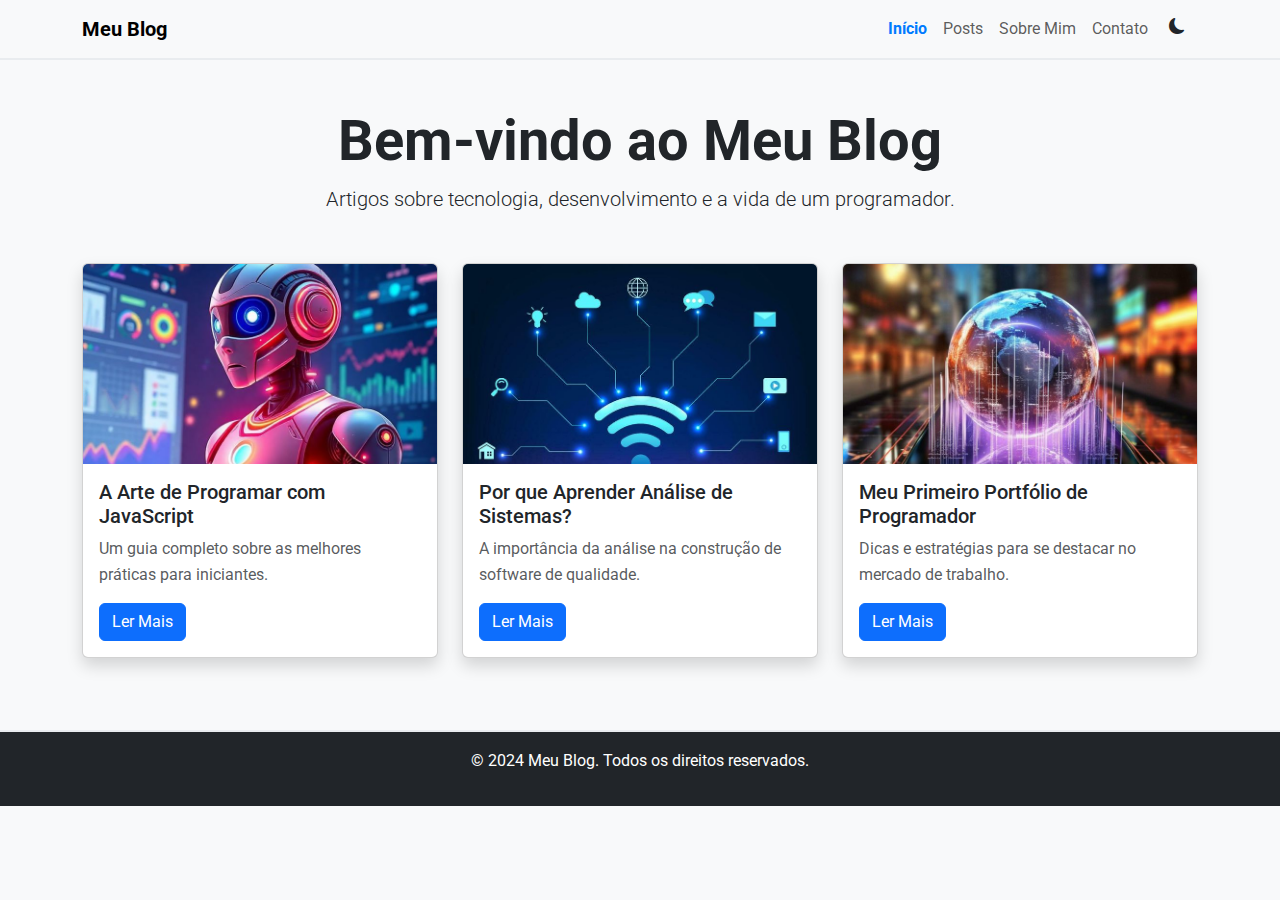
<file: index.html>
<!DOCTYPE html>
<html lang="pt-br">

<head>
    <meta charset="UTF-8">
    <meta name="viewport" content="width=device-width, initial-scale=1.0">
    <title>Meu Blog Pessoal</title>

    <link href="https://cdn.jsdelivr.net/npm/bootstrap@5.3.3/dist/css/bootstrap.min.css" rel="stylesheet">

    <link rel="stylesheet" href="https://cdn.jsdelivr.net/npm/bootstrap-icons@1.11.3/font/bootstrap-icons.min.css">

    <link rel="stylesheet" href="css/style.css">
</head>

<body>

    <nav class="navbar navbar-expand-lg navbar-light bg-light">
        <div class="container">
            <a class="navbar-brand" href="index.html">Meu Blog</a>
            <button class="navbar-toggler" type="button" data-bs-toggle="collapse" data-bs-target="#navbarNav"
                aria-controls="navbarNav" aria-expanded="false" aria-label="Toggle navigation">
                <span class="navbar-toggler-icon"></span>
            </button>
            <div class="collapse navbar-collapse justify-content-end" id="navbarNav">
                <ul class="navbar-nav">
                    <li class="nav-item">
                        <a class="nav-link active" href="index.html">Início</a>
                    </li>
                    <li class="nav-item">
                        <a class="nav-link" href="posts.html">Posts</a>
                    </li>
                    <li class="nav-item">
                        <a class="nav-link" href="sobre.html">Sobre Mim</a>
                    </li>
                    <li class="nav-item">
                        <a class="nav-link" href="contato.html">Contato</a>
                    </li>
                    <li class="nav-item">
                        <button id="theme-toggle" class="btn btn-dark-outline rounded-pill">
                            <i class="bi bi-moon-fill"></i>
                        </button>
                    </li>
                </ul>
            </div>
        </div>
    </nav>

    <main class="container my-5">
        <header class="text-center mb-5">
            <h1 class="display-4 fw-bold">Bem-vindo ao Meu Blog</h1>
            <p class="lead">Artigos sobre tecnologia, desenvolvimento e a vida de um programador.</p>
        </header>

        <section class="row">
            <div class="col-lg-4 mb-4">
                <div class="card shadow h-100">
                    <img src="images/post-1.jpg" class="card-img-top" alt="Imagem do post 1">
                    <div class="card-body">
                        <h5 class="card-title">A Arte de Programar com JavaScript</h5>
                        <p class="card-text text-muted">Um guia completo sobre as melhores práticas para iniciantes.</p>
                        <a href="posts/post-1.html" class="btn btn-primary">Ler Mais</a>
                    </div>
                </div>
            </div>
            <div class="col-lg-4 mb-4">
                <div class="card shadow h-100">
                    <img src="images/post-2.jpg" class="card-img-top" alt="Imagem do post 2">
                    <div class="card-body">
                        <h5 class="card-title">Por que Aprender Análise de Sistemas?</h5>
                        <p class="card-text text-muted">A importância da análise na construção de software de qualidade.
                        </p>
                        <a href="posts/post-2.html" class="btn btn-primary">Ler Mais</a>
                    </div>
                </div>
            </div>
            <div class="col-lg-4 mb-4">
                <div class="card shadow h-100">
                    <img src="images/post-3.jpg" class="card-img-top" alt="Imagem do post 3">
                    <div class="card-body">
                        <h5 class="card-title">Meu Primeiro Portfólio de Programador</h5>
                        <p class="card-text text-muted">Dicas e estratégias para se destacar no mercado de trabalho.</p>
                        <a href="posts/post-3.html" class="btn btn-primary">Ler Mais</a>
                    </div>
                </div>
            </div>
        </section>
    </main>

    <footer class="bg-dark text-white text-center py-3 mt-5">
        <p>&copy; 2024 Meu Blog. Todos os direitos reservados.</p>
    </footer>

    <script src="https://cdn.jsdelivr.net/npm/bootstrap@5.3.3/dist/js/bootstrap.bundle.min.js"></script>

    <script src="js/main.js"></script>
</body>

</html>
</file>
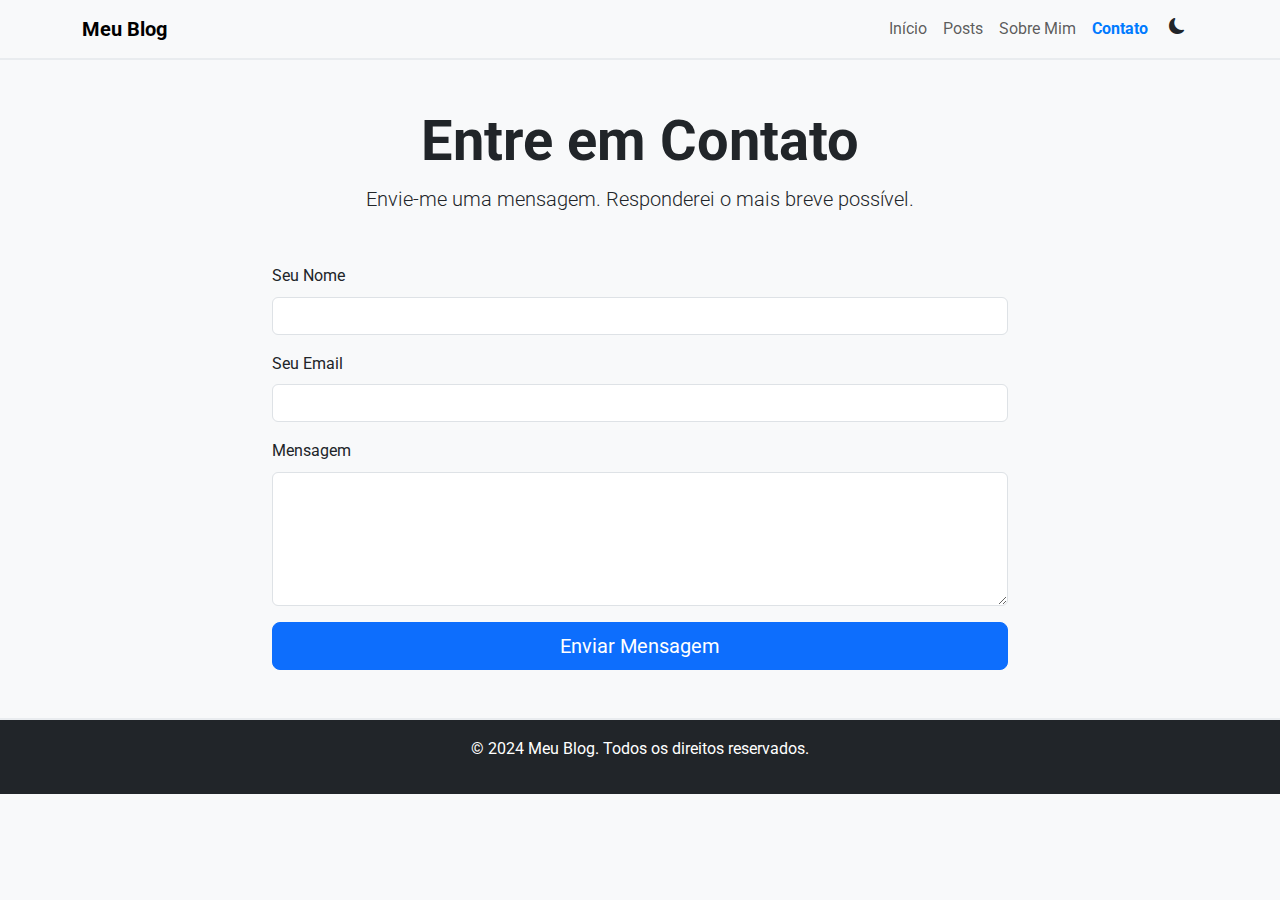
<file: contato.html>
<!DOCTYPE html>
<html lang="pt-br">

<head>
    <meta charset="UTF-8">
    <meta name="viewport" content="width=device-width, initial-scale=1.0">
    <title>Contato - Meu Blog</title>

    <link href="https://cdn.jsdelivr.net/npm/bootstrap@5.3.3/dist/css/bootstrap.min.css" rel="stylesheet">

    <link rel="stylesheet" href="https://cdn.jsdelivr.net/npm/bootstrap-icons@1.11.3/font/bootstrap-icons.min.css">

    <link rel="stylesheet" href="css/style.css">
</head>

<body>

    <nav class="navbar navbar-expand-lg navbar-light bg-light">
        <div class="container">
            <a class="navbar-brand" href="index.html">Meu Blog</a>
            <button class="navbar-toggler" type="button" data-bs-toggle="collapse" data-bs-target="#navbarNav"
                aria-controls="navbarNav" aria-expanded="false" aria-label="Toggle navigation">
                <span class="navbar-toggler-icon"></span>
            </button>
            <div class="collapse navbar-collapse justify-content-end" id="navbarNav">
                <ul class="navbar-nav">
                    <li class="nav-item">
                        <a class="nav-link" href="index.html">Início</a>
                    </li>
                    <li class="nav-item">
                        <a class="nav-link" href="posts.html">Posts</a>
                    </li>
                    <li class="nav-item">
                        <a class="nav-link" href="sobre.html">Sobre Mim</a>
                    </li>
                    <li class="nav-item">
                        <a class="nav-link active" href="contato.html">Contato</a>
                    </li>
                    <li class="nav-item">
                        <button id="theme-toggle" class="btn btn-dark-outline rounded-pill">
                            <i class="bi bi-moon-fill"></i>
                        </button>
                    </li>
                </ul>
            </div>
        </div>
    </nav>

    <main class="container my-5">
        <header class="text-center mb-5">
            <h1 class="display-4 fw-bold">Entre em Contato</h1>
            <p class="lead">Envie-me uma mensagem. Responderei o mais breve possível.</p>
        </header>

        <section class="row justify-content-center">
            <div class="col-lg-8">
                <form>
                    <div class="mb-3">
                        <label for="nome" class="form-label">Seu Nome</label>
                        <input type="text" class="form-control" id="nome" required>
                    </div>
                    <div class="mb-3">
                        <label for="email" class="form-label">Seu Email</label>
                        <input type="email" class="form-control" id="email" required>
                    </div>
                    <div class="mb-3">
                        <label for="mensagem" class="form-label">Mensagem</label>
                        <textarea class="form-control" id="mensagem" rows="5" required></textarea>
                    </div>
                    <div class="d-grid gap-2">
                        <button type="submit" class="btn btn-primary btn-lg">Enviar Mensagem</button>
                    </div>
                </form>
            </div>
        </section>
    </main>

    <footer class="bg-dark text-white text-center py-3 mt-5">
        <p>&copy; 2024 Meu Blog. Todos os direitos reservados.</p>
    </footer>

    <script src="https://cdn.jsdelivr.net/npm/bootstrap@5.3.3/dist/js/bootstrap.bundle.min.js"></script>

    <script src="js/main.js"></script>
</body>

</html>
</file>
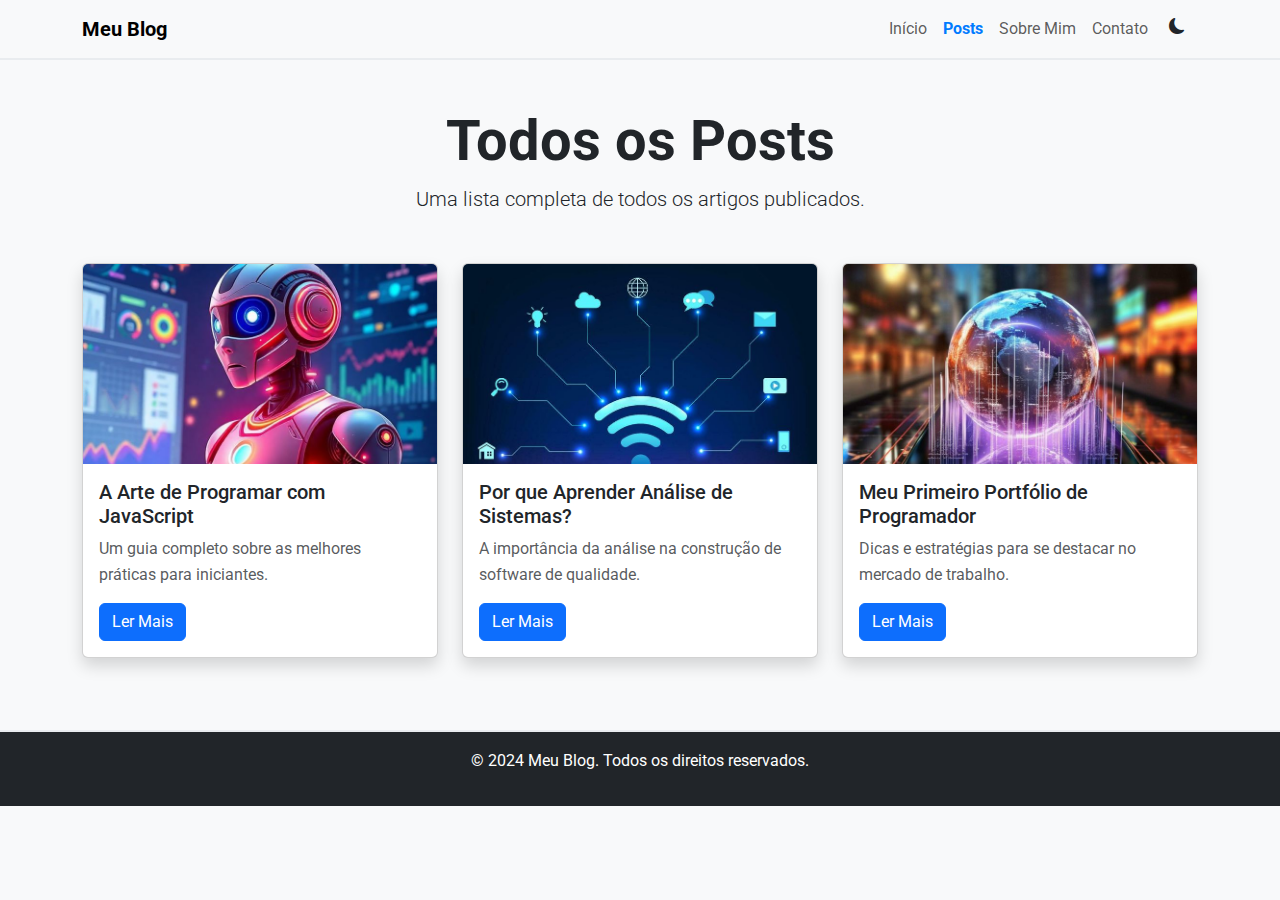
<file: posts.html>
<!DOCTYPE html>
<html lang="pt-br">

<head>
    <meta charset="UTF-8">
    <meta name="viewport" content="width=device-width, initial-scale=1.0">
    <title>Todos os Posts - Meu Blog</title>

    <link href="https://cdn.jsdelivr.net/npm/bootstrap@5.3.3/dist/css/bootstrap.min.css" rel="stylesheet">

    <link rel="stylesheet" href="https://cdn.jsdelivr.net/npm/bootstrap-icons@1.11.3/font/bootstrap-icons.min.css">

    <link rel="stylesheet" href="css/style.css">
</head>

<body>

    <nav class="navbar navbar-expand-lg navbar-light bg-light">
        <div class="container">
            <a class="navbar-brand" href="index.html">Meu Blog</a>
            <button class="navbar-toggler" type="button" data-bs-toggle="collapse" data-bs-target="#navbarNav"
                aria-controls="navbarNav" aria-expanded="false" aria-label="Toggle navigation">
                <span class="navbar-toggler-icon"></span>
            </button>
            <div class="collapse navbar-collapse justify-content-end" id="navbarNav">
                <ul class="navbar-nav">
                    <li class="nav-item">
                        <a class="nav-link" href="index.html">Início</a>
                    </li>
                    <li class="nav-item">
                        <a class="nav-link active" href="posts.html">Posts</a>
                    </li>
                    <li class="nav-item">
                        <a class="nav-link" href="sobre.html">Sobre Mim</a>
                    </li>
                    <li class="nav-item">
                        <a class="nav-link" href="contato.html">Contato</a>
                    </li>
                    <li class="nav-item">
                        <button id="theme-toggle" class="btn btn-dark-outline rounded-pill">
                            <i class="bi bi-moon-fill"></i>
                        </button>
                    </li>
                </ul>
            </div>
        </div>
    </nav>

    <main class="container my-5">
        <header class="text-center mb-5">
            <h1 class="display-4 fw-bold">Todos os Posts</h1>
            <p class="lead">Uma lista completa de todos os artigos publicados.</p>
        </header>

        <section class="row">
            <div class="col-md-6 col-lg-4 mb-4">
                <div class="card shadow h-100">
                    <img src="images/post-1.jpg" class="card-img-top" alt="Imagem do post 1">
                    <div class="card-body">
                        <h5 class="card-title">A Arte de Programar com JavaScript</h5>
                        <p class="card-text text-muted">Um guia completo sobre as melhores práticas para iniciantes.</p>
                        <a href="posts/post-1.html" class="btn btn-primary">Ler Mais</a>
                    </div>
                </div>
            </div>
            <div class="col-md-6 col-lg-4 mb-4">
                <div class="card shadow h-100">
                    <img src="images/post-2.jpg" class="card-img-top" alt="Imagem do post 2">
                    <div class="card-body">
                        <h5 class="card-title">Por que Aprender Análise de Sistemas?</h5>
                        <p class="card-text text-muted">A importância da análise na construção de software de qualidade.
                        </p>
                        <a href="posts/post-2.html" class="btn btn-primary">Ler Mais</a>
                    </div>
                </div>
            </div>
            <div class="col-md-6 col-lg-4 mb-4">
                <div class="card shadow h-100">
                    <img src="images/post-3.jpg" class="card-img-top" alt="Imagem do post 3">
                    <div class="card-body">
                        <h5 class="card-title">Meu Primeiro Portfólio de Programador</h5>
                        <p class="card-text text-muted">Dicas e estratégias para se destacar no mercado de trabalho.</p>
                        <a href="posts/post-3.html" class="btn btn-primary">Ler Mais</a>
                    </div>
                </div>
            </div>
        </section>
    </main>

    <footer class="bg-dark text-white text-center py-3 mt-5">
        <p>&copy; 2024 Meu Blog. Todos os direitos reservados.</p>
    </footer>

    <script src="https://cdn.jsdelivr.net/npm/bootstrap@5.3.3/dist/js/bootstrap.bundle.min.js"></script>

    <script src="js/main.js"></script>
</body>

</html>
</file>
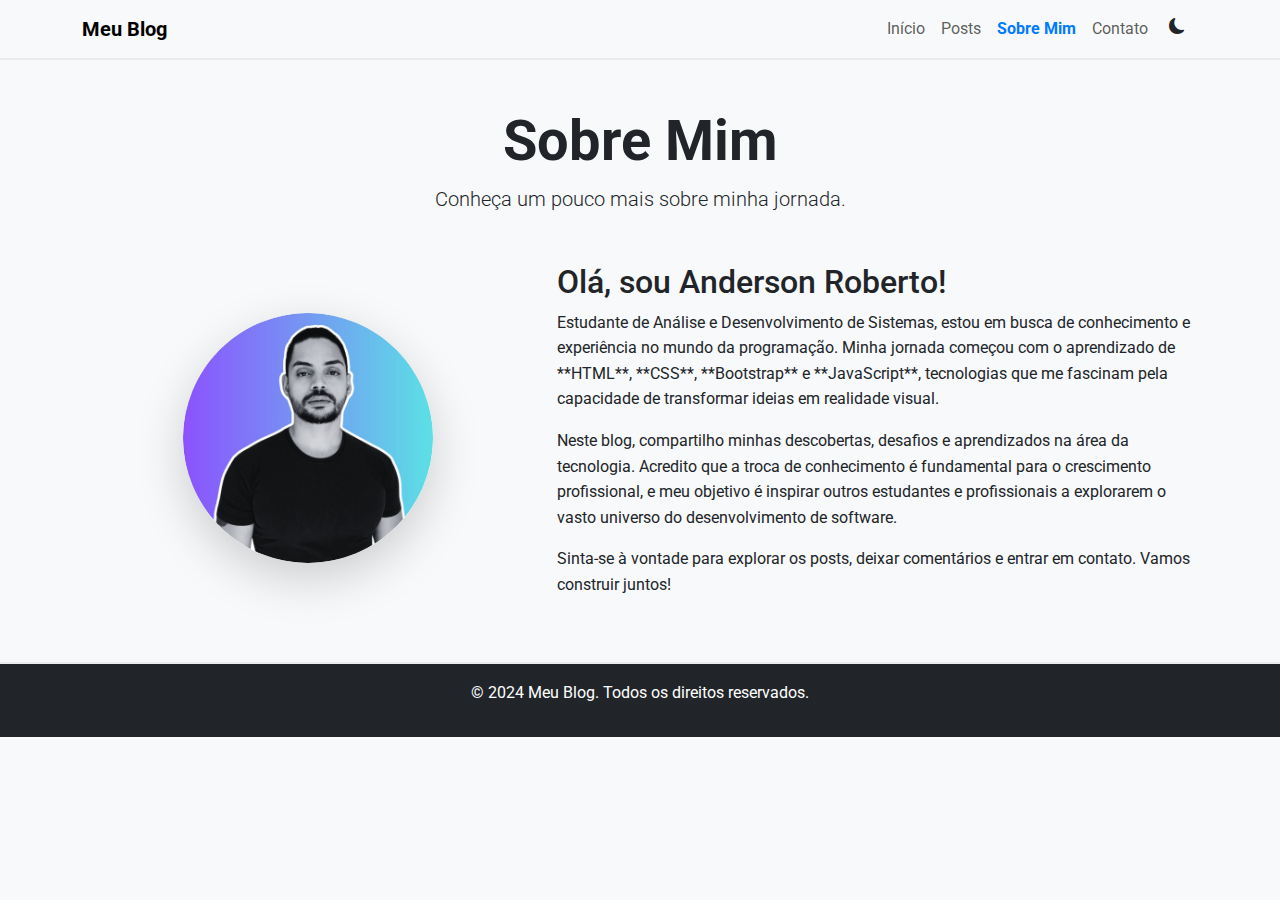
<file: sobre.html>
<!DOCTYPE html>
<html lang="pt-br">

<head>
    <meta charset="UTF-8">
    <meta name="viewport" content="width=device-width, initial-scale=1.0">
    <title>Sobre Mim - Meu Blog</title>

    <link href="https://cdn.jsdelivr.net/npm/bootstrap@5.3.3/dist/css/bootstrap.min.css" rel="stylesheet">

    <link rel="stylesheet" href="https://cdn.jsdelivr.net/npm/bootstrap-icons@1.11.3/font/bootstrap-icons.min.css">

    <link rel="stylesheet" href="css/style.css">
</head>

<body>

    <nav class="navbar navbar-expand-lg navbar-light bg-light">
        <div class="container">
            <a class="navbar-brand" href="index.html">Meu Blog</a>
            <button class="navbar-toggler" type="button" data-bs-toggle="collapse" data-bs-target="#navbarNav"
                aria-controls="navbarNav" aria-expanded="false" aria-label="Toggle navigation">
                <span class="navbar-toggler-icon"></span>
            </button>
            <div class="collapse navbar-collapse justify-content-end" id="navbarNav">
                <ul class="navbar-nav">
                    <li class="nav-item">
                        <a class="nav-link" href="index.html">Início</a>
                    </li>
                    <li class="nav-item">
                        <a class="nav-link" href="posts.html">Posts</a>
                    </li>
                    <li class="nav-item">
                        <a class="nav-link active" href="sobre.html">Sobre Mim</a>
                    </li>
                    <li class="nav-item">
                        <a class="nav-link" href="contato.html">Contato</a>
                    </li>
                    <li class="nav-item">
                        <button id="theme-toggle" class="btn btn-dark-outline rounded-pill">
                            <i class="bi bi-moon-fill"></i>
                        </button>
                    </li>
                </ul>
            </div>
        </div>
    </nav>

    <main class="container my-5">
        <header class="text-center mb-5">
            <h1 class="display-4 fw-bold">Sobre Mim</h1>
            <p class="lead">Conheça um pouco mais sobre minha jornada.</p>
        </header>

        <section class="row align-items-center">
            <div class="col-lg-5 mb-4 mb-lg-0 text-center">
                <img src="images/minha-foto.jpg" class="img-fluid rounded-circle shadow-lg" alt="Sua foto de perfil"
                    style="width: 250px; height: 250px; object-fit: cover;">
            </div>
            <div class="col-lg-7">
                <h2>Olá, sou Anderson Roberto!</h2>
                <p>Estudante de Análise e Desenvolvimento de Sistemas, estou em busca de conhecimento e experiência no
                    mundo da programação. Minha jornada começou com o aprendizado de **HTML**, **CSS**, **Bootstrap** e
                    **JavaScript**, tecnologias que me fascinam pela capacidade de transformar ideias em realidade
                    visual.</p>
                <p>Neste blog, compartilho minhas descobertas, desafios e aprendizados na área da tecnologia. Acredito
                    que a troca de conhecimento é fundamental para o crescimento profissional, e meu objetivo é inspirar
                    outros estudantes e profissionais a explorarem o vasto universo do desenvolvimento de software.</p>
                <p>Sinta-se à vontade para explorar os posts, deixar comentários e entrar em contato. Vamos construir
                    juntos!</p>
            </div>
        </section>
    </main>

    <footer class="bg-dark text-white text-center py-3 mt-5">
        <p>&copy; 2024 Meu Blog. Todos os direitos reservados.</p>
    </footer>

    <script src="https://cdn.jsdelivr.net/npm/bootstrap@5.3.3/dist/js/bootstrap.bundle.min.js"></script>

    <script src="js/main.js"></script>
</body>

</html>
</file>
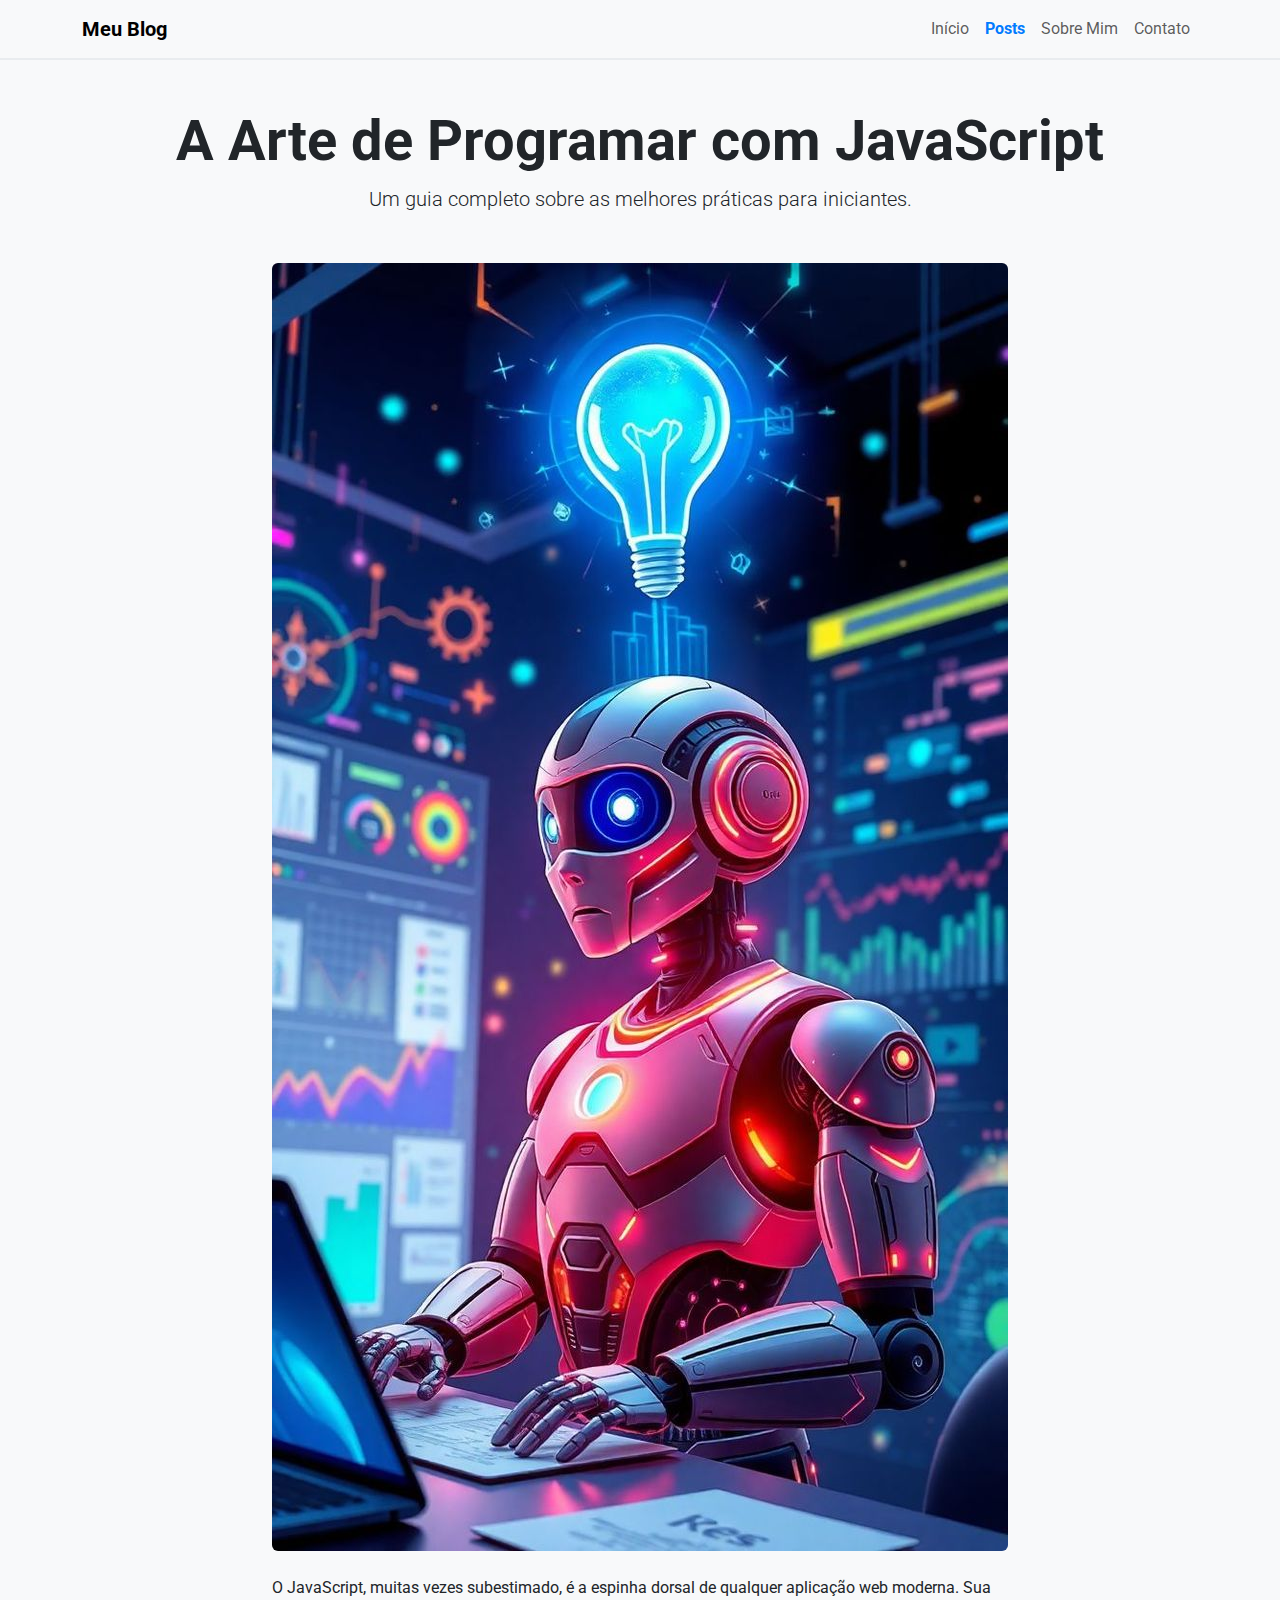
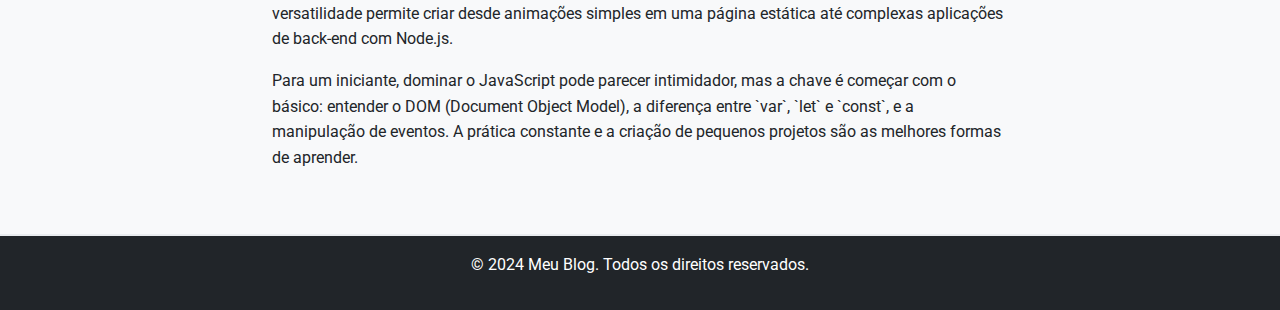
<file: posts/post-1.html>
<!DOCTYPE html>
<html lang="pt-br">

<head>
    <meta charset="UTF-8">
    <meta name="viewport" content="width=device-width, initial-scale=1.0">
    <title>A Arte de Programar com JavaScript - Meu Blog</title>
    
    <link href="https://cdn.jsdelivr.net/npm/bootstrap@5.3.3/dist/css/bootstrap.min.css" rel="stylesheet">
    
    <link rel="stylesheet" href="https://cdn.jsdelivr.net/npm/bootstrap-icons@1.11.3/font/bootstrap-icons.min.css">
    
    <link rel="stylesheet" href="../css/style.css">
</head>

<body>

    <nav class="navbar navbar-expand-lg navbar-light bg-light">
        <div class="container">
            <a class="navbar-brand" href="../index.html">Meu Blog</a>
            <button class="navbar-toggler" type="button" data-bs-toggle="collapse" data-bs-target="#navbarNav" aria-controls="navbarNav" aria-expanded="false" aria-label="Toggle navigation">
                <span class="navbar-toggler-icon"></span>
            </button>
            <div class="collapse navbar-collapse justify-content-end" id="navbarNav">
                <ul class="navbar-nav">
                    <li class="nav-item">
                        <a class="nav-link" href="../index.html">Início</a>
                    </li>
                    <li class="nav-item">
                        <a class="nav-link active" href="../posts.html">Posts</a>
                    </li>
                    <li class="nav-item">
                        <a class="nav-link" href="../sobre.html">Sobre Mim</a>
                    </li>
                    <li class="nav-item">
                        <a class="nav-link" href="../contato.html">Contato</a>
                    </li>
                    
                </ul>
            </div>
        </div>
    </nav>

    <main class="container my-5">
        <header class="text-center mb-5">
            <h1 class="display-4 fw-bold">A Arte de Programar com JavaScript</h1>
            <p class="lead">Um guia completo sobre as melhores práticas para iniciantes.</p>
        </header>

        <section class="row justify-content-center">
            <div class="col-lg-8">
                <img src="../images/post-1.jpg" class="img-fluid rounded mb-4" alt="Imagem do post">
                <p>O JavaScript, muitas vezes subestimado, é a espinha dorsal de qualquer aplicação web moderna. Sua versatilidade permite criar desde animações simples em uma página estática até complexas aplicações de back-end com Node.js.</p>
                <p>Para um iniciante, dominar o JavaScript pode parecer intimidador, mas a chave é começar com o básico: entender o DOM (Document Object Model), a diferença entre `var`, `let` e `const`, e a manipulação de eventos. A prática constante e a criação de pequenos projetos são as melhores formas de aprender. </p>
                </div>
        </section>
    </main>

    <footer class="bg-dark text-white text-center py-3 mt-5">
        <p>&copy; 2024 Meu Blog. Todos os direitos reservados.</p>
    </footer>

    <script src="https://cdn.jsdelivr.net/npm/bootstrap@5.3.3/dist/js/bootstrap.bundle.min.js"></script>
    
    <script src="../js/main.js"></script>
</body>

</html>
</file>
<file: css/style.css>
/* Importa uma fonte moderna do Google Fonts */
@import url('https://fonts.googleapis.com/css2?family=Roboto:wght@400;700&display=swap');

body {
    font-family: 'Roboto', sans-serif;
    line-height: 1.6;
    background-color: #f8f9fa; /* Cor de fundo suave para o corpo */
}
.navbar {
    border-bottom: 2px solid #e9ecef;
}

.navbar-brand {
    font-weight: 700;
}

.nav-link.active {
    font-weight: 700;
    color: #007bff !important; /* Cor de destaque para o link ativo */
}

footer {
    border-top: 2px solid #e9ecef;
}
.card {
    transition: transform 0.3s ease-in-out, box-shadow 0.3s ease-in-out;
}

.card:hover {
    transform: translateY(-5px); /* Efeito de 'levantar' no hover */
    box-shadow: 0 10px 20px rgba(0, 0, 0, 0.1);
}

.card-img-top {
    height: 200px;
    object-fit: cover;
}
/* Adiciona uma transição para a imagem de perfil */
.rounded-circle {
    transition: transform 0.3s ease-in-out;
}

.rounded-circle:hover {
    transform: scale(1.05); /* Aumenta a imagem sutilmente no hover */
}
/* Transição suave de cores */
body, .navbar, .card, footer {
    transition: background-color 0.5s ease-in-out, color 0.5s ease-in-out;
}

/* Classes para o Tema Escuro */
.dark-mode {
    background-color: #121212;
    color: #e0e0e0;
}

.dark-mode .navbar {
    background-color: #1f1f1f !important;
    border-color: #333;
}

.dark-mode .navbar-brand, .dark-mode .nav-link {
    color: #fff !important;
}

.dark-mode .card {
    background-color: #1f1f1f;
    color: #e0e0e0;
    border-color: #333;
}

.dark-mode .card-text {
    color: #b0b0b0 !important;
}

.dark-mode footer {
    background-color: #1f1f1f !important;
    border-color: #333;
    color: #fff;
}
</file>
